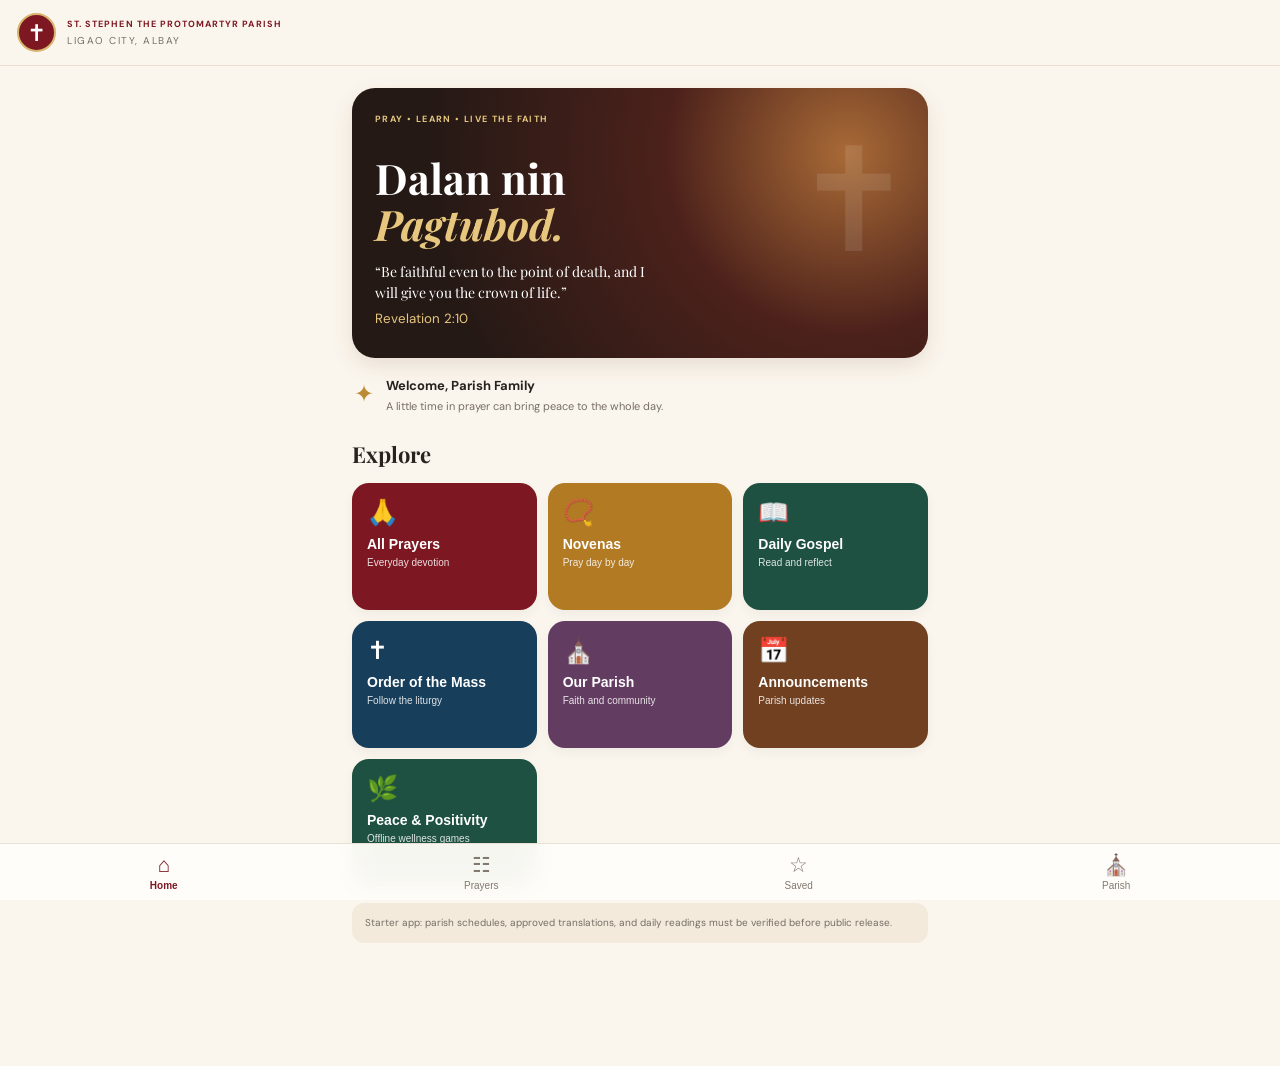
<file: index.html>
<!doctype html>
<html lang="en">
<head>
<meta charset="utf-8"><meta name="viewport" content="width=device-width,initial-scale=1,viewport-fit=cover">
<meta name="theme-color" content="#7d1823"><meta name="description" content="Dalan nin Pagtubod — Catholic prayer companion of St. Stephen the Protomartyr Parish, Ligao City.">
<link rel="manifest" href="manifest.json"><link rel="stylesheet" href="styles.css">
<title>Dalan nin Pagtubod</title>
</head>
<body>
<header class="top">
  <div class="brandmark">✝</div>
  <div class="brandcopy"><div class="eyebrow">ST. STEPHEN THE PROTOMARTYR PARISH</div><div class="location">LIGAO CITY, ALBAY</div></div>
  
</header>
<main>
<section id="home" class="screen active">
  <div class="hero"><div class="hero-tag" data-i18n="tagline">PRAY • LEARN • LIVE THE FAITH</div><h1>Dalan nin<br><em>Pagtubod.</em></h1><p data-i18n="verse">“Be faithful even to the point of death, and I will give you the crown of life.”</p><small>Revelation 2:10</small></div>
  <div class="welcome"><span class="gold">✦</span><div><strong data-i18n="welcome">Welcome, Parish Family</strong><p data-i18n="welcomeText">A little time in prayer can bring peace to the whole day.</p></div></div>
  <h2 data-i18n="explore">Explore</h2>
  <div class="tiles">
    <button class="tile wine" data-go="prayers"><span>🙏</span><b data-i18n="allPrayers">All Prayers</b><small data-i18n="everyday">Everyday devotion</small></button>
    <button class="tile goldtile" data-go="novenas"><span>📿</span><b data-i18n="novenas">Novenas</b><small data-i18n="prayDay">Pray day by day</small></button>
    <button class="tile green" data-go="gospel"><span>📖</span><b data-i18n="dailyGospel">Daily Gospel</b><small data-i18n="readReflect">Read and reflect</small></button>
    <button class="tile blue" data-go="mass"><span>✝</span><b data-i18n="mass">Order of the Mass</b><small data-i18n="followLiturgy">Follow the liturgy</small></button>
    <button class="tile plum" data-go="parish"><span>⛪</span><b data-i18n="ourParish">Our Parish</b><small data-i18n="faithCommunity">Faith and community</small></button>
    <button class="tile brown" data-go="announcements"><span>📅</span><b data-i18n="announcements">Announcements</b><small data-i18n="parishUpdates">Parish updates</small></button>
    <button class="tile green" data-go="wellness"><span>🌿</span><b>Peace & Positivity</b><small>Offline wellness games</small></button>
  </div>
  <div class="notice" data-i18n="prototypeNotice">Starter app: parish schedules, approved translations, and daily readings must be verified before public release.</div>
</section>
<section id="prayers" class="screen">
  <div class="pagehead"><button class="back" data-go="home">‹</button><div><h1 data-i18n="allPrayers">All Prayers</h1><p data-i18n="prayerSub">Traditional Catholic prayers</p></div></div>
  <input id="prayerSearch" class="search" placeholder="Search prayers…" aria-label="Search prayers"><div id="prayerList" class="list"></div>
</section>
<section id="novenas" class="screen">
  <div class="pagehead"><button class="back" data-go="home">‹</button><div><h1 data-i18n="novenas">Novenas</h1><p data-i18n="novenaSub">Devotions and daily prayer</p></div></div><div class="list" id="novenaList"></div>
</section>
<section id="gospel" class="screen">
  <div class="pagehead"><button class="back" data-go="home">‹</button><div><h1 data-i18n="dailyGospel">Daily Gospel</h1><p data-i18n="gospelSub">Scripture and reflection</p></div></div>
  <div class="reading-card"><div class="scripture-icon">📖</div><div class="eyebrow">A MOMENT WITH THE WORD</div><h2>Today's Gospel</h2><p id="gospelDate" class="small">Loading today's reading…</p><p id="gospelSeason" class="small"></p><div id="gospelReadingInfo" class="gospel-reading-info" aria-live="polite"><p>Connecting to the daily Catholic readings…</p></div><div id="gospelEmbedWrap" class="gospel-embed-wrap hidden"><iframe id="gospelFrame" title="Today's Catholic daily readings" loading="lazy" referrerpolicy="no-referrer" sandbox="allow-scripts allow-same-origin allow-forms allow-popups"></iframe></div><p id="gospelFallback" class="small hidden">If the reading does not appear here, use the button below to view it in this app's current tab.</p><a id="gospelSourceLink" class="primary gospel-source-link hidden" href="#" rel="noopener">View today's reading</a><button id="reloadGospel" class="secondary" type="button">Refresh today's reading</button></div>
  <div class="reflection"><h3 data-i18n="reflection">For your reflection</h3><p data-i18n="reflectionPrompt">What word or phrase stays with you today? How can you put the Gospel into action?</p><label for="reflectionNote" data-i18n="myReflection">My reflection</label><textarea id="reflectionNote" placeholder="Write a private reflection…"></textarea><button class="primary" id="saveReflection" data-i18n="saveReflection">Save reflection on this device</button><p id="reflectionStatus" class="small"></p></div>
  <p class="notice" data-i18n="licenseNote">Daily readings and Bible translations may have copyright restrictions. Confirm permission before reproducing them in the app.</p>
</section>
<section id="mass" class="screen">
  <div class="pagehead"><button class="back" data-go="home">‹</button><div><h1 data-i18n="mass">Order of the Mass</h1><p data-i18n="massSub">A guide to the Holy Eucharist</p></div></div>
  <div class="mass-intro" data-i18n="massIntro">Follow the main parts of the Roman Catholic Mass. Use the parish-approved missal for complete current texts and responses.</div>
  <div class="accordion">
    <details open><summary data-i18n="introRites">1. Introductory Rites</summary><p>Entrance procession and hymn · Sign of the Cross · Greeting · Penitential Act · Kyrie · Gloria (when prescribed) · Collect</p></details>
    <details><summary data-i18n="wordLiturgy">2. Liturgy of the Word</summary><p>First Reading · Responsorial Psalm · Second Reading (on Sundays and solemnities) · Gospel Acclamation · Gospel · Homily · Profession of Faith (when prescribed) · Universal Prayer</p></details>
    <details><summary data-i18n="eucharistLiturgy">3. Liturgy of the Eucharist</summary><p>Preparation of the Gifts · Prayer over the Offerings · Eucharistic Prayer · Preface and Holy, Holy · Consecration · Mystery of Faith · Doxology and Great Amen</p></details>
    <details><summary data-i18n="communionRite">4. Communion Rite</summary><p>The Lord’s Prayer · Sign of Peace · Lamb of God · Communion · Prayer after Communion</p></details>
    <details><summary data-i18n="concludingRites">5. Concluding Rites</summary><p>Announcements (as appropriate) · Greeting and Blessing · Dismissal · Recessional hymn</p></details>
  </div><p class="notice" data-i18n="massNotice">The exact texts and responses should follow the approved Roman Missal and local liturgical norms.</p>
</section>
<section id="parish" class="screen">
  <div class="pagehead"><button class="back" data-go="home">‹</button><div><h1 data-i18n="ourParish">Our Parish</h1><p>St. Stephen the Protomartyr Parish</p></div></div>
  <div class="reading-card"><div class="scripture-icon">⛪</div><h2>St. Stephen the Protomartyr Parish</h2><p>Ligao City, Albay, Philippines</p><p data-i18n="parishPlaceholder">This section can include the official parish history, clergy, ministries, contact details, and directions.</p></div>
  <div class="reflection"><h3 data-i18n="parishInfo">Parish information</h3><p><b data-i18n="massSchedule">Mass schedule:</b> <span data-i18n="confirmSchedule">Please confirm with the parish office before publishing.</span></p><p><b data-i18n="contact">Contact:</b> <span data-i18n="addContact">Add the official parish phone number and social media links.</span></p><p><b data-i18n="address">Address:</b> <span data-i18n="addAddress">Add the parish-approved address and map location.</span></p></div>
</section>
<section id="announcements" class="screen">
  <div class="pagehead"><button class="back" data-go="home">‹</button><div><h1 data-i18n="announcements">Announcements</h1><p data-i18n="newsSub">Parish news and activities</p></div></div>
  <div class="reading-card"><div class="scripture-icon">📣</div><h2 data-i18n="stayConnected">Stay connected</h2><p data-i18n="announcementPlaceholder">Parish administrators can publish Mass schedules, feast-day celebrations, novenas, formation sessions, and community activities here.</p><p class="notice" data-i18n="noFeed">Live announcements require a connected database and admin account.</p></div>
</section>
<section id="wellness" class="screen">
  <div class="pagehead"><button class="back" data-go="home">‹</button><div><h1>Peace & Positivity</h1><p>Small moments to care for your heart and mind</p></div></div>
  <div class="wellness-intro"><span>🌱</span><div><b>You deserve a gentle moment.</b><p>Choose a short activity. There is no score to beat and no pressure to feel happy immediately.</p></div></div>
  <div class="wellness-grid">
    <button class="wellness-card" data-game="breathe"><span>🌬️</span><b>Calm Breathing</b><small>Pause and breathe gently for one minute</small></button>
    <button class="wellness-card" data-game="gratitude"><span>🌼</span><b>Gratitude Garden</b><small>Plant three things you appreciate today</small></button>
    <button class="wellness-card" data-game="kindness"><span>💛</span><b>Kindness Quest</b><small>Choose one small act of kindness</small></button>
    <button class="wellness-card" data-game="memory"><span>🧠</span><b>Peaceful Pairs</b><small>A gentle memory-matching game</small></button>
    <button class="wellness-card" data-game="mood"><span>☀️</span><b>Weather Within</b><small>Check in with how you feel</small></button>
  </div>
  <div id="wellnessPlay" class="wellness-play hidden" aria-live="polite"><div class="wellness-play-head"><h2 id="wellnessTitle">A gentle moment</h2><button id="wellnessClose" class="secondary">Close</button></div><div id="wellnessContent"></div></div>
  <div class="notice"><b>A gentle reminder:</b> These activities support everyday reflection and relaxation; they are not medical treatment or a substitute for professional support. If you feel unsafe or overwhelmed, reach out to someone you trust or a qualified professional.</div>
</section>
<section id="admin" class="screen">
  <div class="pagehead"><button class="back" data-go="home">‹</button><div><h1>Admin Control</h1><p>Manage prayers, library, theme, logo and app settings</p></div></div>
  <div class="notice"><b>Local/offline admin mode.</b> Changes save on this device and remain available offline. Automatic cross-device sync needs the secure Supabase setup described in README.txt. Do not publish this admin screen as a secure staff portal until authentication and permissions are configured.</div>
  <div class="admin-tabs"><button class="admin-tab selected" data-admin-tab="content">Content</button><button class="admin-tab" data-admin-tab="design">Theme & Logo</button><button class="admin-tab" data-admin-tab="sync">Sync Status</button></div>
  <div id="admin-content" class="admin-pane">
    <div class="admin-card"><h3>Prayer library</h3><p>Add or edit the English prayer and prepare its Bikol translation. The user app displays English only; Bikol translations are entered by the administrator.</p>
      <label for="adminPrayerSelect">Choose prayer to edit</label><select id="adminPrayerSelect"></select>
      <label for="adminPrayerTitleEn">Title (English)</label><input id="adminPrayerTitleEn" placeholder="Prayer title">
      <label for="adminPrayerTitleBik">Bikol translation title (admin only)</label><input id="adminPrayerTitleBik" placeholder="Titulo kan pag-ampo">
      <label for="adminPrayerTextEn">Prayer text (English)</label><textarea id="adminPrayerTextEn" rows="4"></textarea>
      <label for="adminPrayerTextBik">Bikol translation text (admin only)</label><textarea id="adminPrayerTextBik" rows="4"></textarea>
      <div class="admin-actions"><button class="primary" id="adminSavePrayer">Save prayer</button><button class="secondary" id="adminNewPrayer">Add new</button><button class="danger" id="adminDeletePrayer">Delete</button></div>
      <p class="small" id="adminPrayerStatus" aria-live="polite"></p>
    </div>
    <div class="admin-card"><h3>Library items</h3><p>Add a resource or category card for the parish library. This local catalog can be expanded for catechesis, documents, and approved devotion resources.</p>
      <label for="libraryTitle">Resource title</label><input id="libraryTitle" placeholder="e.g. Guide to the Rosary">
      <label for="libraryDesc">Description</label><textarea id="libraryDesc" rows="2" placeholder="Short description"></textarea>
      <label for="libraryUrl">Optional trusted link</label><input id="libraryUrl" type="url" placeholder="https://…">
      <button class="primary" id="addLibraryItem">Add library item</button><div id="libraryItemsAdmin" class="list"></div>
    </div>
    <div class="admin-card"><h3>Novena directory</h3><p>Manage the novena list shown in the app. Full approved nine-day prayer texts should be added before publication.</p>
      <label for="novenaTitle">Novena title</label><input id="novenaTitle" placeholder="Novena title">
      <label for="novenaDescription">Description</label><textarea id="novenaDescription" rows="2"></textarea>
      <button class="primary" id="addNovena">Add novena</button><div id="novenaItemsAdmin" class="list"></div>
    </div>
  </div>
  <div id="admin-design" class="admin-pane hidden">
    <div class="admin-card"><h3>App appearance</h3><label for="themeColor">Primary theme color</label><input id="themeColor" type="color" value="#7d1823"><label for="themeAccent">Accent color</label><input id="themeAccent" type="color" value="#bc8a35"><label for="logoText">Logo text / initials</label><input id="logoText" maxlength="4" value="✝"><label for="logoUpload">Upload parish logo (PNG/JPG/SVG)</label><input id="logoUpload" type="file" accept="image/png,image/jpeg,image/webp,image/svg+xml"><div id="logoPreview" class="logo-preview">✝</div><button class="primary" id="saveDesign">Save appearance</button><button class="secondary" id="resetDesign">Reset theme</button><p class="small" id="designStatus" aria-live="polite"></p></div>
  </div>
  <div id="admin-sync" class="admin-pane hidden">
    <div class="admin-card"><h3>Offline and sync</h3><p id="syncStatus">Checking sync status…</p><p>Content edits are saved on this device and queued locally. When online, the app can attempt to send queued updates to the configured backend.</p><label for="supabaseUrl">Supabase project URL</label><input id="supabaseUrl" type="url" placeholder="https://your-project.supabase.co"><label for="supabaseAnon">Supabase anon/public key</label><input id="supabaseAnon" type="password" placeholder="Public anon key only"><p class="small">These settings alone do not make admin access secure. A production setup must use Supabase Auth, server-side role checks, and Row Level Security. Never put a service-role key here.</p><button class="primary" id="saveSyncSettings">Save sync settings</button><button class="secondary" id="syncNow">Sync now</button><p class="small" id="syncMessage" aria-live="polite"></p></div>
  </div>
</section>
<section id="detail" class="screen">
  <div class="pagehead"><button class="back" data-go="prayers">‹</button><div><h1 id="detailTitle">Prayer</h1><p>Dalan nin Pagtubod</p></div></div>
  <article class="prayer-text" id="detailText"></article><button class="primary" id="bookmarkBtn">☆ Save to favorites</button><p id="bookmarkStatus" class="small"></p>
</section>
<section id="favorites" class="screen">
  <div class="pagehead"><button class="back" data-go="home">‹</button><div><h1 data-i18n="favorites">My Favorites</h1><p data-i18n="savedPrayers">Your saved prayers</p></div></div><div id="favoriteList" class="list"></div>
</section>
</main>
<nav class="bottom-nav">
<button class="navitem selected" data-go="home"><span>⌂</span><label data-i18n="home">Home</label></button>
<button class="navitem" data-go="prayers"><span>☷</span><label data-i18n="prayersNav">Prayers</label></button>
<button class="navitem" data-go="favorites"><span>☆</span><label data-i18n="saved">Saved</label></button>
<button class="navitem" data-go="parish"><span>⛪</span><label data-i18n="parishNav">Parish</label></button>
</nav>
<script src="app.js"></script>
</body></html>
</file>
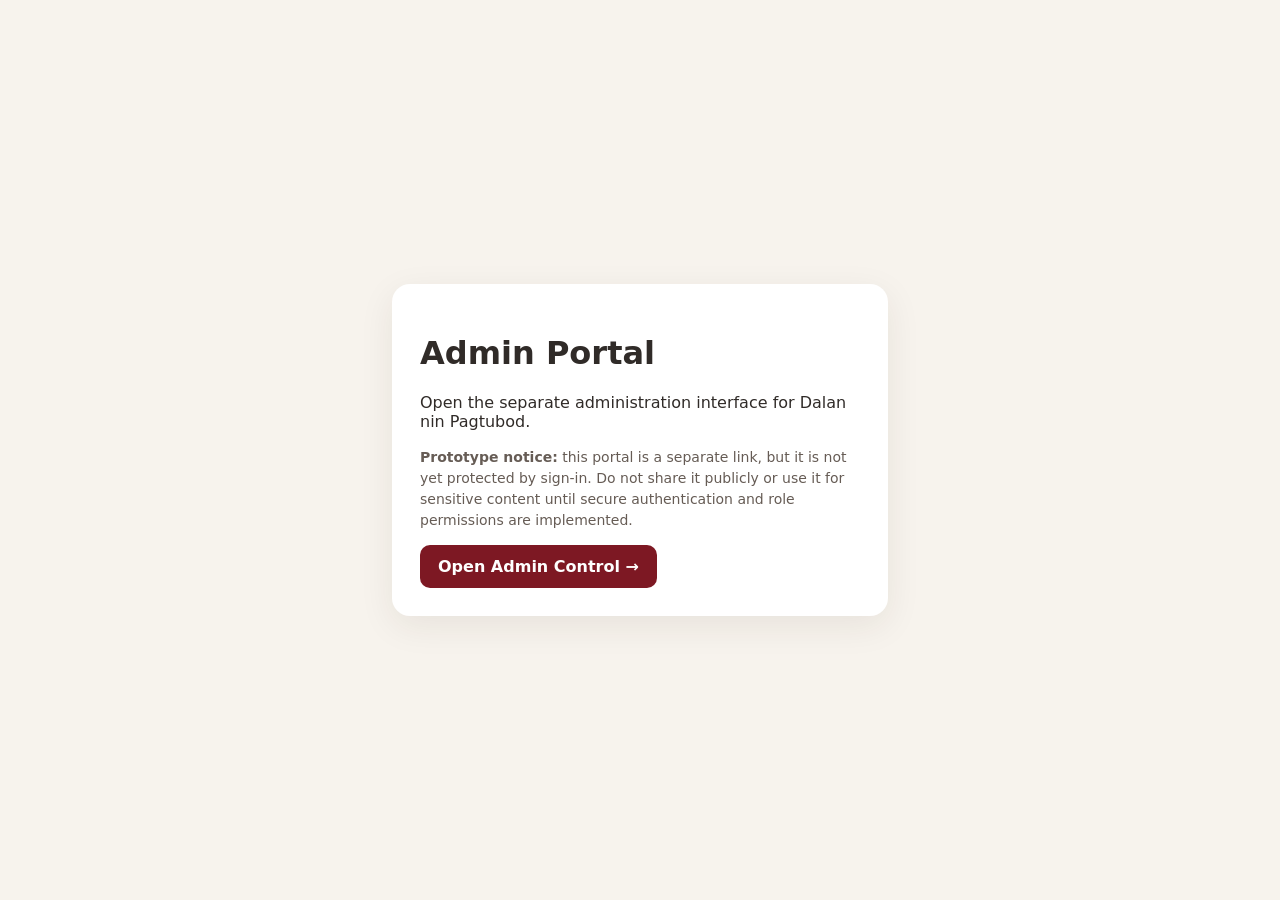
<file: admin.html>
<!doctype html>
<html lang="en">
<head>
<meta charset="utf-8">
<meta name="viewport" content="width=device-width,initial-scale=1">
<meta name="robots" content="noindex,nofollow">
<title>Dalan nin Pagtubod — Admin</title>
<style>body{font:16px system-ui,sans-serif;background:#f7f3ed;color:#302b28;display:grid;min-height:100vh;place-items:center;margin:0;padding:24px;box-sizing:border-box}.card{max-width:440px;background:#fff;border-radius:18px;padding:28px;box-shadow:0 10px 35px #34251b14}a{display:inline-block;background:#7d1823;color:white;padding:12px 18px;border-radius:10px;text-decoration:none;font-weight:700}.note{font-size:14px;color:#665c55;line-height:1.5}</style>
</head>
<body>
<div class="card"><h1>Admin Portal</h1><p>Open the separate administration interface for Dalan nin Pagtubod.</p><p class="note"><strong>Prototype notice:</strong> this portal is a separate link, but it is not yet protected by sign-in. Do not share it publicly or use it for sensitive content until secure authentication and role permissions are implemented.</p><a href="index.html?admin=1">Open Admin Control →</a></div>
</body>
</html>
</file>
<file: styles.css>
@import url('https://fonts.googleapis.com/css2?family=DM+Sans:wght@400;500;600;700&family=Playfair+Display:wght@500;600;700&display=swap');
:root{--wine:#7d1823;--cream:#fbf6ed;--paper:#fffdf9;--gold:#bc8a35;--ink:#29231f;--muted:#766e65;--line:#e9dfd2;--green:#1e5141;--blue:#173e5a}
*{box-sizing:border-box}body{margin:0;background:var(--cream);color:var(--ink);font-family:'DM Sans',sans-serif;padding-bottom:84px}.top{position:sticky;top:0;z-index:5;background:rgba(251,246,237,.96);backdrop-filter:blur(10px);border-bottom:1px solid var(--line);padding:13px 17px;display:flex;align-items:center;gap:11px}.brandmark{width:39px;height:39px;display:grid;place-items:center;border-radius:50%;background:var(--wine);color:#fff;font-size:23px;border:2px solid #d7b56d}.brandcopy{flex:1;min-width:0}.eyebrow{font-size:9px;font-weight:700;letter-spacing:1.05px;color:var(--wine)}.location{font-size:10px;letter-spacing:1.5px;color:var(--muted);margin-top:3px}.lang{border:1px solid var(--line);border-radius:10px;background:var(--paper);padding:8px;color:var(--wine);font-weight:700}.top .eyebrow{line-height:1.4}main{max-width:620px;margin:auto;padding:16px}.screen{display:none}.screen.active{display:block}.hero{border-radius:23px;min-height:245px;padding:25px 23px;color:#fff;background:radial-gradient(circle at 86% 24%,#a86a36 0,#4c211b 34%,#251915 78%);position:relative;overflow:hidden;box-shadow:0 8px 22px #4d20151c}.hero:after{content:'✝';position:absolute;right:13px;top:28px;font-family:serif;font-size:145px;color:#fff;opacity:.10}.hero-tag{font-size:9px;letter-spacing:1.4px;color:#e5c77f;font-weight:700}.hero h1{font-family:'Playfair Display',serif;font-size:35px;line-height:1.1;margin:30px 0 12px;position:relative;z-index:1}.hero h1 em{color:#e7c67e}.hero p{font-family:'Playfair Display',serif;font-size:14px;max-width:290px;line-height:1.5;margin-bottom:4px}.hero small{color:#e7c67e}.welcome{display:flex;gap:12px;align-items:center;padding:16px 2px}.gold{color:var(--gold);font-size:24px}.welcome strong{font-size:13px}.welcome p{font-size:11px;color:var(--muted);margin:4px 0 0}h2{font-family:'Playfair Display',serif;font-size:22px;margin:10px 0 14px}.tiles{display:grid;grid-template-columns:repeat(2,minmax(0,1fr));gap:11px}.tile{min-height:127px;text-align:left;border:0;border-radius:17px;padding:15px;color:white;display:flex;flex-direction:column;align-items:flex-start;gap:5px;box-shadow:0 5px 12px #0000000b}.tile span{font-size:25px;margin-bottom:4px}.tile b{font-size:14px}.tile small{font-size:10px;opacity:.85}.wine{background:var(--wine)}.goldtile{background:#b17a23}.green{background:var(--green)}.blue{background:var(--blue)}.plum{background:#633c61}.brown{background:#704020}.notice{font-size:10px;line-height:1.6;color:var(--muted);padding:12px 13px;background:#f3eadc;border-radius:12px;margin:17px 0}.pagehead{display:flex;align-items:center;gap:12px;margin:8px 0 20px}.pagehead h1{font-family:'Playfair Display',serif;font-size:27px;margin:0}.pagehead p{margin:4px 0 0;color:var(--muted);font-size:12px}.back{border:1px solid var(--line);background:var(--paper);width:39px;height:39px;border-radius:50%;font-size:25px;color:var(--wine)}.search{width:100%;border:1px solid var(--line);border-radius:12px;padding:13px;background:var(--paper);font:inherit;margin-bottom:13px}.list{display:flex;flex-direction:column;gap:8px}.listrow{display:flex;align-items:center;gap:12px;background:var(--paper);border:1px solid var(--line);border-radius:13px;padding:13px;text-align:left;color:var(--ink);width:100%}.listicon{width:38px;height:38px;flex-shrink:0;display:grid;place-items:center;background:#f2e5d2;border-radius:11px;font-size:19px}.listrow b{font-size:13px;display:block}.listrow small{display:block;font-size:10px;color:var(--muted);margin-top:4px}.chev{margin-left:auto;color:var(--wine);font-size:22px}.reading-card,.reflection{background:var(--paper);border:1px solid var(--line);border-radius:18px;padding:20px;margin-bottom:13px}.scripture-icon{font-size:35px;margin-bottom:15px}.reading-card h2{margin:8px 0}.reading-card p,.reflection p{font-size:13px;line-height:1.7;color:#514940}.reading-card a{color:var(--wine);font-size:12px;font-weight:700}.reflection h3{font-family:'Playfair Display',serif;margin:0 0 10px}.reflection label{font-size:12px;font-weight:700;display:block;margin:12px 0 7px}.reflection textarea{width:100%;min-height:100px;border:1px solid var(--line);border-radius:11px;padding:12px;font:inherit;resize:vertical}.primary{border:0;background:var(--wine);color:white;border-radius:12px;padding:13px 16px;font-weight:700;width:100%;margin-top:10px}.small{font-size:11px;color:var(--muted)}.mass-intro{font-size:13px;line-height:1.65;background:#f3eadc;padding:14px;border-radius:12px;margin-bottom:13px}.accordion details{background:var(--paper);border:1px solid var(--line);border-radius:12px;margin-bottom:9px;padding:14px}.accordion summary{font-weight:700;font-size:13px;cursor:pointer;color:var(--wine)}.accordion p{font-size:12px;line-height:1.7;color:#514940}.prayer-text{font-family:'Playfair Display',serif;font-size:17px;line-height:1.85;white-space:pre-line;background:var(--paper);border:1px solid var(--line);border-radius:16px;padding:20px;margin-bottom:15px}.bottom-nav{position:fixed;z-index:10;bottom:0;left:0;right:0;background:#fffdf9f5;backdrop-filter:blur(12px);border-top:1px solid var(--line);display:flex;justify-content:space-around;padding:8px 5px calc(8px + env(safe-area-inset-bottom))}.navitem{border:0;background:none;color:#837970;display:flex;flex-direction:column;align-items:center;gap:3px;font-size:10px;min-width:54px}.navitem span{font-size:21px}.navitem.selected{color:var(--wine);font-weight:700}button{cursor:pointer}button:focus-visible,a:focus-visible,input:focus-visible,textarea:focus-visible{outline:3px solid #d5aa56;outline-offset:2px}@media(min-width:560px){main{padding:22px}.tiles{grid-template-columns:repeat(3,minmax(0,1fr))}.hero{min-height:270px}.hero h1{font-size:42px}}
.admin-tabs{display:flex;gap:7px;margin:12px 0;position:sticky;top:66px;background:var(--cream);padding:5px 0;z-index:2}.admin-tab{flex:1;border:1px solid var(--line);border-radius:10px;padding:10px 5px;background:var(--paper);color:var(--muted);font-weight:700;font-size:12px}.admin-tab.selected{background:var(--wine);color:white}.admin-pane.hidden,.hidden{display:none!important}.admin-card{background:var(--paper);border:1px solid var(--line);border-radius:16px;padding:16px;margin-bottom:13px}.admin-card h3{font-family:'Playfair Display',serif;margin:0 0 7px}.admin-card p{font-size:12px;line-height:1.55;color:var(--muted)}.admin-card label{display:block;font-size:12px;font-weight:700;margin:12px 0 6px}.admin-card input:not([type=color]):not([type=file]),.admin-card textarea,.admin-card select{width:100%;border:1px solid var(--line);border-radius:10px;background:#fff;padding:11px;font:inherit;font-size:13px;color:var(--ink)}.admin-card input[type=color]{width:100%;height:42px;border:1px solid var(--line);border-radius:9px;background:white;padding:4px}.admin-card input[type=file]{width:100%;font-size:12px}.admin-actions{display:grid;grid-template-columns:1fr 1fr;gap:7px}.admin-actions .primary{grid-column:1/-1}.secondary,.danger{border:1px solid var(--line);background:#f3eadc;color:var(--wine);border-radius:11px;padding:12px;font-weight:700}.danger{color:#9b1c24;background:#fff0ef}.logo-preview{display:grid;place-items:center;width:78px;height:78px;margin:14px auto;border-radius:18px;background:var(--wine);color:#f5d99a;font-size:35px;overflow:hidden}.logo-preview img{width:100%;height:100%;object-fit:contain}.admin-card .listrow{margin-top:7px}.admin-card .listrow .chev{font-size:15px}

/* Offline wellness mini-games */
.wellness-intro{display:flex;gap:13px;align-items:flex-start;background:#e9f0e4;border:1px solid #d6e2cf;border-radius:16px;padding:15px;margin-bottom:14px}.wellness-intro>span{font-size:29px}.wellness-intro b{font-size:14px;color:#234d3d}.wellness-intro p{font-size:12px;line-height:1.55;color:#4d6357;margin:5px 0 0}.wellness-grid{display:grid;grid-template-columns:repeat(2,minmax(0,1fr));gap:10px}.wellness-card{border:1px solid var(--line);background:var(--paper);border-radius:16px;padding:15px;text-align:left;display:flex;flex-direction:column;align-items:flex-start;gap:7px;min-height:140px;color:var(--ink)}.wellness-card>span{font-size:27px}.wellness-card b{font-size:13px}.wellness-card small{font-size:11px;line-height:1.5;color:var(--muted)}.wellness-play{background:var(--paper);border:1px solid var(--line);border-radius:17px;padding:16px;margin-top:15px}.wellness-play-head{display:flex;align-items:center;justify-content:space-between;gap:10px}.wellness-play-head h2{font-size:21px;margin:0 0 12px}.wellness-play-head .secondary{padding:8px 11px;margin-bottom:10px}.breath-orb{width:150px;height:150px;border-radius:50%;background:radial-gradient(circle,#e5d5a4,#a9c8ad);margin:18px auto;display:grid;place-items:center;text-align:center;color:#244a3c;font-size:17px;font-weight:700;transition:transform 3.8s ease-in-out;box-shadow:0 0 0 12px #eaf1e8}.breath-orb.inhale{transform:scale(1.12)}.breath-orb.exhale{transform:scale(.88)}.wellness-actions{display:flex;flex-wrap:wrap;gap:8px}.wellness-actions button{flex:1;min-width:115px}.wellness-play textarea,.wellness-play input[type=text]{width:100%;border:1px solid var(--line);border-radius:10px;padding:11px;font:inherit;margin:5px 0 10px}.wellness-play label{display:block;font-size:12px;font-weight:700;margin-top:8px}.gratitude-item{display:flex;gap:8px;align-items:center;margin:6px 0}.gratitude-item input{flex:1;min-width:0}.pair-grid{display:grid;grid-template-columns:repeat(4,minmax(0,1fr));gap:7px;margin:12px 0}.pair-card{min-height:58px;border:1px solid var(--line);border-radius:12px;background:#f3eadc;font-size:23px}.pair-card.revealed,.pair-card.matched{background:#e4efe3;border-color:#b7d0b8}.pair-card.matched{opacity:.65}.mood-options{display:grid;grid-template-columns:repeat(2,minmax(0,1fr));gap:8px}.mood-options button{padding:13px 8px;border:1px solid var(--line);background:#fff;border-radius:12px;font-weight:600}.mood-options button.chosen{background:#e4efe3;border-color:#7ba58a}.wellness-feedback{font-size:12px;line-height:1.65;background:#f3eadc;border-radius:11px;padding:12px;margin:10px 0;color:#514940}@media(min-width:560px){.wellness-grid{grid-template-columns:repeat(3,minmax(0,1fr))}}

/* Public interface is English-only; hide any legacy language selector. */
.lang, #languageSelect, #langSelect, [data-language-selector], .language-selector { display:none !important; }

/* Daily Gospel displayed within the app */
.gospel-reading-info{background:#f3eadc;border-radius:12px;padding:13px;margin:12px 0}.gospel-reading-info p{margin:5px 0;line-height:1.6}.gospel-reading-info strong{color:var(--wine)}.gospel-embed-wrap{margin:14px 0;border:1px solid var(--line);border-radius:12px;overflow:hidden;background:white}.gospel-embed-wrap iframe{display:block;width:100%;height:680px;border:0;background:white}.gospel-source-link{display:block;text-align:center;text-decoration:none;margin:12px 0}.reading-card #reloadGospel{width:100%;margin-top:10px}.gospel-reading-info .gospel-reference{font-size:18px;font-weight:700;color:var(--green)}@media(max-width:480px){.gospel-embed-wrap iframe{height:600px}}
</file>
